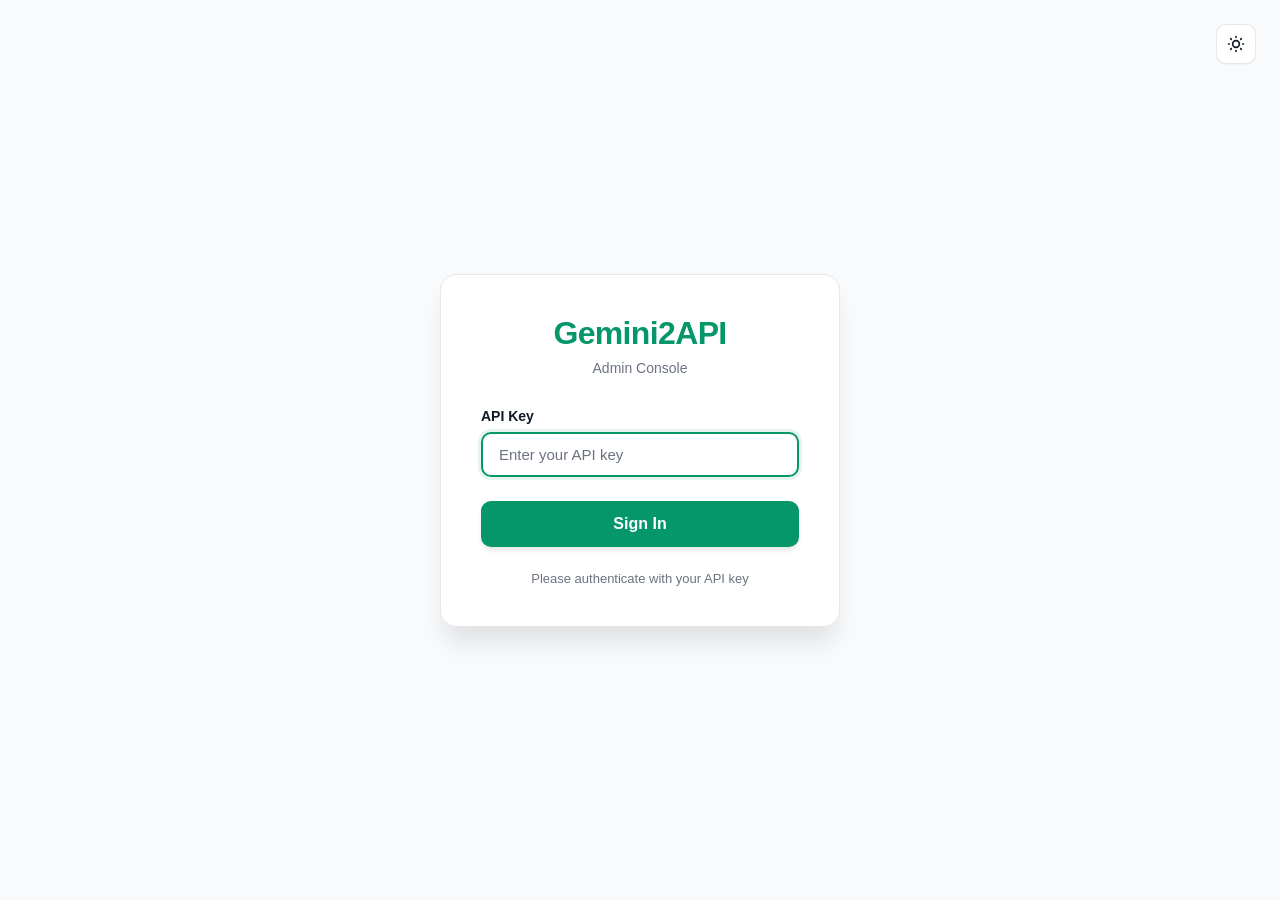
<file: static/login.html>
<!DOCTYPE html>
<html lang="en" id="html-root">
<head>
    <meta charset="UTF-8">
    <meta name="viewport" content="width=device-width, initial-scale=1.0">
    <title>Sign In - Gemini2API</title>
    <link rel="icon" type="image/png" href="components/logo.png?v=1">
    <style>
        * {
            margin: 0;
            padding: 0;
            box-sizing: border-box;
        }

        :root {
            --primary-color: #059669;
            --primary-hover: #047857;
            --btn-text: #ffffff;
            --bg-main: #f9fafb;
            --bg-card: #ffffff;
            --text-primary: #111827;
            --text-secondary: #6b7280;
            --border: #e5e7eb;
            --error: #dc2626;
            --error-bg: #fee2e2;
            --shadow-sm: 0 1px 2px 0 rgba(0, 0, 0, 0.05);
            --shadow-md: 0 4px 6px -1px rgba(0, 0, 0, 0.1);
            --shadow-lg: 0 10px 15px -3px rgba(0, 0, 0, 0.1);
            --shadow-xl: 0 20px 25px -5px rgba(0, 0, 0, 0.1);
        }

        [data-theme="dark"] {
            --primary-color: #34d399;
            --primary-hover: #10b981;
            --btn-text: #0b1f17;
            --bg-main: #0f172a;
            --bg-card: #1e293b;
            --text-primary: #f1f5f9;
            --text-secondary: #cbd5e1;
            --border: #334155;
            --error: #fca5a5;
            --error-bg: rgba(239, 68, 68, 0.15);
            --shadow-sm: 0 1px 2px 0 rgba(0, 0, 0, 0.3);
            --shadow-md: 0 4px 6px -1px rgba(0, 0, 0, 0.4);
            --shadow-lg: 0 10px 15px -3px rgba(0, 0, 0, 0.4);
            --shadow-xl: 0 20px 25px -5px rgba(0, 0, 0, 0.5);
        }

        body {
            font-family: -apple-system, BlinkMacSystemFont, 'Segoe UI', Roboto, 'Helvetica Neue', Arial, sans-serif;
            background: var(--bg-main);
            color: var(--text-primary);
            min-height: 100vh;
            display: flex;
            align-items: center;
            justify-content: center;
            padding: 20px;
            transition: background-color 0.3s ease, color 0.3s ease;
        }

        .login-container {
            width: 100%;
            max-width: 400px;
            animation: fadeInUp 0.6s cubic-bezier(0.16, 1, 0.3, 1);
        }

        @keyframes fadeInUp {
            from {
                opacity: 0;
                transform: translateY(20px);
            }
            to {
                opacity: 1;
                transform: translateY(0);
            }
        }

        .login-card {
            background: var(--bg-card);
            border-radius: 16px;
            box-shadow: var(--shadow-xl);
            padding: 2.5rem;
            border: 1px solid var(--border);
            transition: all 0.3s ease;
        }

        .logo-section {
            text-align: center;
            margin-bottom: 2rem;
        }

        .logo-title {
            font-size: 2rem;
            font-weight: 700;
            color: var(--primary-color);
            margin-bottom: 0.5rem;
            letter-spacing: -0.02em;
        }

        .logo-subtitle {
            font-size: 0.875rem;
            color: var(--text-secondary);
            font-weight: 500;
        }

        .form-group {
            margin-bottom: 1.5rem;
        }

        .form-label {
            display: block;
            font-size: 0.875rem;
            font-weight: 600;
            color: var(--text-primary);
            margin-bottom: 0.5rem;
        }

        .input-wrapper {
            position: relative;
        }

        .form-input {
            width: 100%;
            padding: 0.75rem 1rem;
            font-size: 0.9375rem;
            border: 2px solid var(--border);
            border-radius: 10px;
            background: var(--bg-card);
            color: var(--text-primary);
            transition: all 0.2s ease;
            outline: none;
            font-family: inherit;
        }

        .form-input:focus {
            border-color: var(--primary-color);
            box-shadow: 0 0 0 3px rgba(5, 150, 105, 0.1);
        }

        .form-input::placeholder {
            color: var(--text-secondary);
        }

        .login-button {
            width: 100%;
            padding: 0.875rem 1.5rem;
            font-size: 1rem;
            font-weight: 600;
            color: var(--btn-text, white);
            background: var(--primary-color);
            border: none;
            border-radius: 10px;
            cursor: pointer;
            transition: all 0.2s ease;
            display: flex;
            align-items: center;
            justify-content: center;
            gap: 0.5rem;
            box-shadow: var(--shadow-md);
        }

        .login-button:hover:not(:disabled) {
            background: var(--primary-hover);
            transform: translateY(-1px);
            box-shadow: var(--shadow-lg);
        }

        .login-button:active:not(:disabled) {
            transform: translateY(0);
        }

        .login-button:disabled {
            opacity: 0.6;
            cursor: not-allowed;
        }

        .spinner {
            width: 18px;
            height: 18px;
            border: 2px solid rgba(255, 255, 255, 0.3);
            border-top-color: currentColor;
            border-radius: 50%;
            animation: spin 0.6s linear infinite;
        }

        [data-theme="dark"] .spinner {
            border-color: rgba(11, 31, 23, 0.3);
            border-top-color: #0b1f17;
        }

        @keyframes spin {
            to { transform: rotate(360deg); }
        }

        .error-message {
            margin-top: 1rem;
            padding: 0.75rem 1rem;
            background: var(--error-bg);
            color: var(--error);
            border-radius: 8px;
            font-size: 0.875rem;
            font-weight: 500;
            display: none;
            animation: shake 0.4s ease;
        }

        .error-message.show {
            display: block;
        }

        @keyframes shake {
            0%, 100% { transform: translateX(0); }
            25% { transform: translateX(-8px); }
            75% { transform: translateX(8px); }
        }

        .theme-toggle {
            position: absolute;
            top: 1.5rem;
            right: 1.5rem;
            width: 40px;
            height: 40px;
            border-radius: 10px;
            background: var(--bg-card);
            border: 1px solid var(--border);
            cursor: pointer;
            display: flex;
            align-items: center;
            justify-content: center;
            transition: all 0.2s ease;
            box-shadow: var(--shadow-sm);
        }

        .theme-toggle:hover {
            transform: scale(1.05);
            box-shadow: var(--shadow-md);
        }

        .theme-icon {
            width: 20px;
            height: 20px;
            color: var(--text-primary);
        }

        .footer-text {
            text-align: center;
            margin-top: 1.5rem;
            font-size: 0.8125rem;
            color: var(--text-secondary);
        }

        @media (max-width: 480px) {
            .login-card {
                padding: 2rem 1.5rem;
            }

            .logo-title {
                font-size: 1.75rem;
            }

            .theme-toggle {
                top: 1rem;
                right: 1rem;
            }
        }
    </style>
</head>
<body>
    <button class="theme-toggle" id="themeToggle" aria-label="Toggle theme">
        <svg class="theme-icon" id="themeIcon" fill="none" stroke="currentColor" viewBox="0 0 24 24">
            <path stroke-linecap="round" stroke-linejoin="round" stroke-width="2" d="M12 3v1m0 16v1m9-9h-1M4 12H3m15.364 6.364l-.707-.707M6.343 6.343l-.707-.707m12.728 0l-.707.707M6.343 17.657l-.707.707M16 12a4 4 0 11-8 0 4 4 0 018 0z"></path>
        </svg>
    </button>

    <div class="login-container">
        <div class="login-card">
            <div class="logo-section">
                <h1 class="logo-title">Gemini2API</h1>
                <p class="logo-subtitle">Admin Console</p>
            </div>

            <form id="loginForm">
                <div class="form-group">
                    <label for="apiKey" class="form-label">API Key</label>
                    <div class="input-wrapper">
                        <input
                            type="password"
                            id="apiKey"
                            class="form-input"
                            placeholder="Enter your API key"
                            autocomplete="off"
                            required
                        >
                    </div>
                </div>

                <button type="submit" class="login-button" id="loginButton">
                    <span id="buttonText">Sign In</span>
                </button>

                <div class="error-message" id="errorMessage"></div>
            </form>

            <p class="footer-text">Please authenticate with your API key</p>
        </div>
    </div>

    <script type="module">
        import { saveToken } from './app/auth.js';
        import { safeStorage } from './app/services/storageService.js';
        import { APP_CONSTANTS } from './app/config/constants.js';

        // Theme management
        const themeToggle = document.getElementById('themeToggle');
        const themeIcon = document.getElementById('themeIcon');
        const html = document.documentElement;

        // Load saved theme
        const savedTheme = safeStorage.getItem(APP_CONSTANTS.STORAGE_KEYS.THEME) || 'light';
        html.setAttribute('data-theme', savedTheme);
        updateThemeIcon(savedTheme);

        themeToggle.addEventListener('click', () => {
            const currentTheme = html.getAttribute('data-theme');
            const newTheme = currentTheme === 'light' ? 'dark' : 'light';
            html.setAttribute('data-theme', newTheme);
            safeStorage.setItem(APP_CONSTANTS.STORAGE_KEYS.THEME, newTheme);
            updateThemeIcon(newTheme);
        });

        function updateThemeIcon(theme) {
            if (theme === 'dark') {
                themeIcon.innerHTML = '<path stroke-linecap="round" stroke-linejoin="round" stroke-width="2" d="M20.354 15.354A9 9 0 018.646 3.646 9.003 9.003 0 0012 21a9.003 9.003 0 008.354-5.646z"></path>';
            } else {
                themeIcon.innerHTML = '<path stroke-linecap="round" stroke-linejoin="round" stroke-width="2" d="M12 3v1m0 16v1m9-9h-1M4 12H3m15.364 6.364l-.707-.707M6.343 6.343l-.707-.707m12.728 0l-.707.707M6.343 17.657l-.707.707M16 12a4 4 0 11-8 0 4 4 0 018 0z"></path>';
            }
        }

        // Login form handling
        const loginForm = document.getElementById('loginForm');
        const apiKeyInput = document.getElementById('apiKey');
        const loginButton = document.getElementById('loginButton');
        const buttonText = document.getElementById('buttonText');
        const errorMessage = document.getElementById('errorMessage');

        const MAX_ATTEMPTS = 5;
        let remainingAttempts = MAX_ATTEMPTS;

        loginForm.addEventListener('submit', async (e) => {
            e.preventDefault();

            if (remainingAttempts <= 0) {
                showError('Too many attempts, please try again later');
                return;
            }

            const apiKey = apiKeyInput.value.trim();

            if (!apiKey) {
                showError('Please enter your API key');
                return;
            }

            setLoading(true);
            hideError();

            try {
                const response = await fetch('/admin/verify', {
                    method: 'GET',
                    headers: {
                        'Authorization': `Bearer ${apiKey}`,
                        'Content-Type': 'application/json'
                    }
                });

                if (response.ok) {
                    saveToken(apiKey);
                    buttonText.textContent = 'Signed in successfully';
                    remainingAttempts = MAX_ATTEMPTS;
                    setTimeout(() => {
                        window.location.href = '/index.html';
                    }, 500);
                } else if (response.status === 401 || response.status === 403) {
                    remainingAttempts--;
                    if (remainingAttempts > 0) {
                        showError(`Invalid API key. ${remainingAttempts} attempts remaining.`);
                    } else {
                        showError('Too many attempts. Please try again later.');
                        loginButton.disabled = true;
                        setTimeout(() => {
                            remainingAttempts = MAX_ATTEMPTS;
                            loginButton.disabled = false;
                        }, 60000);
                    }
                    setLoading(false);
                } else {
                    showError('Sign in failed, please try again later');
                    setLoading(false);
                }
            } catch (error) {
                showError('Network error, please check your connection');
                setLoading(false);
            }
        });

        function setLoading(loading) {
            loginButton.disabled = loading;
            if (loading) {
                buttonText.innerHTML = '<span class="spinner"></span><span>Signing in...</span>';
            } else {
                buttonText.textContent = 'Sign In';
            }
        }

        function showError(message) {
            errorMessage.textContent = message;
            errorMessage.classList.add('show');
            errorMessage.style.animation = 'none';
            setTimeout(() => {
                errorMessage.style.animation = '';
            }, 10);
        }

        function hideError() {
            errorMessage.classList.remove('show');
        }

        // Focus on input
        apiKeyInput.focus();
    </script>
</body>
</html>
</file>
